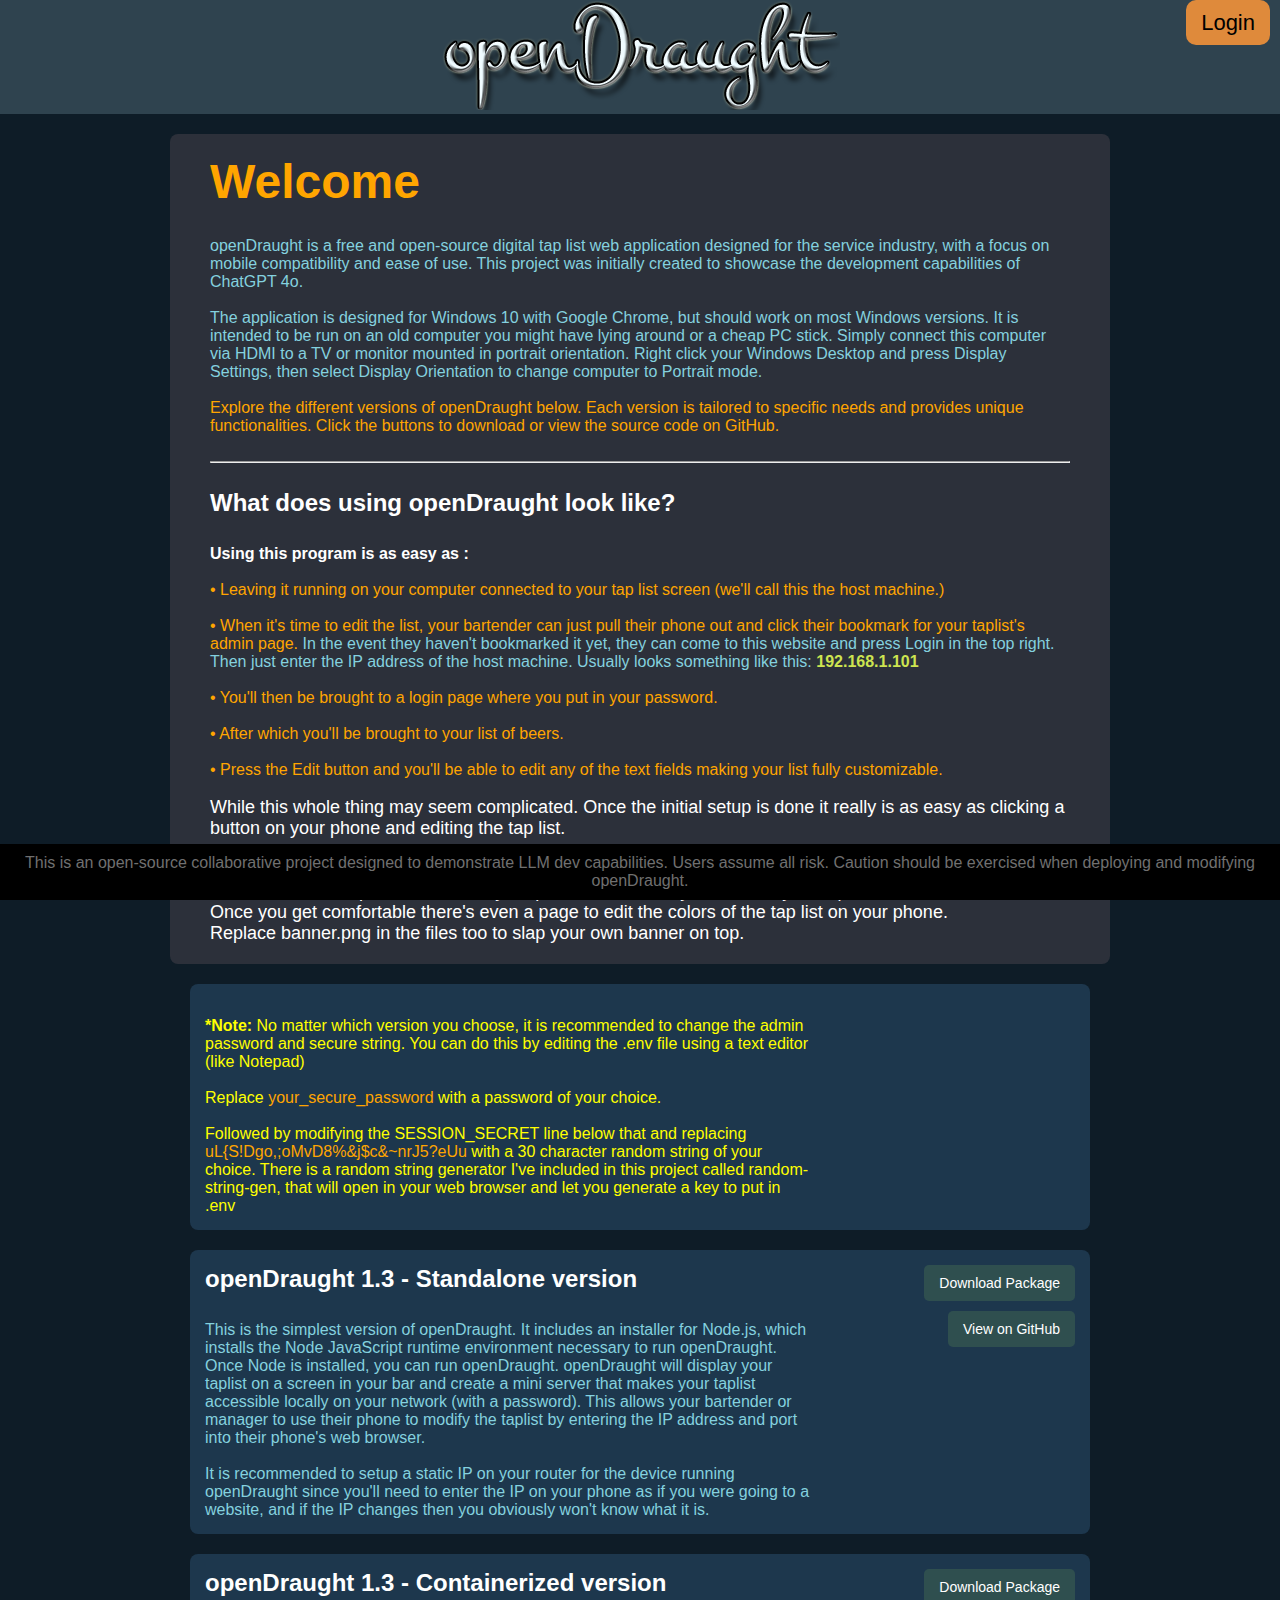
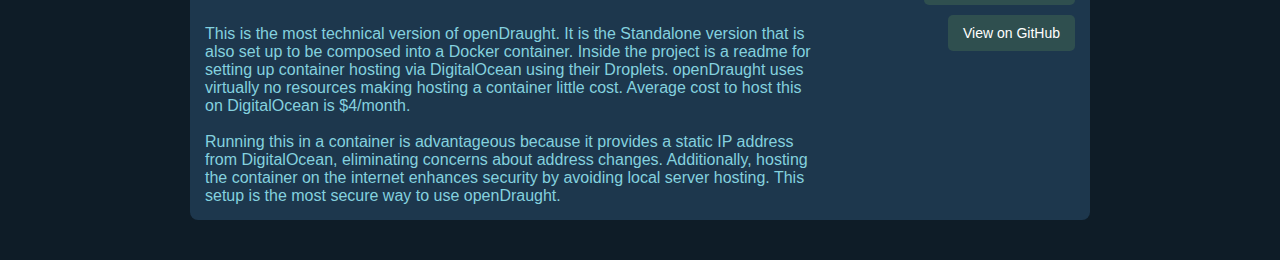
<file: index.html>
<!DOCTYPE html>
<html lang="en">
<head>
    <meta charset="UTF-8">
    <meta name="viewport" content="width=device-width, initial-scale=1.0">
    <title>openDraught</title>
    <link rel="stylesheet" href="styles.css">
</head>
<body>
    <header>
        <img src="openDraught.png">
    </header>
    
    <section class="top-right-button">
        <a href="frontend.html" class="btn2">Login</a>
    </section>
    <main>
        <section class="intro">
            <h1><font color="orange"><font size=9>Welcome</font></font></h1>
            <br>openDraught is a free and open-source digital tap list web application designed for the service industry, with a focus on mobile compatibility and ease of use. This project was initially created to showcase the development capabilities of ChatGPT 4o.
            <br>
            <br>The application is designed for Windows 10 with Google Chrome, but should work on most Windows versions. It is intended to be run on an old computer you might have lying around or a cheap PC stick. Simply connect this computer via HDMI to a TV or monitor mounted in portrait orientation. Right click your Windows Desktop and press Display Settings, then select Display Orientation to change computer to Portrait mode.
            <br>
            <br>
            <p><font color="orange">Explore the different versions of openDraught below. Each version is tailored to specific needs and provides unique functionalities. Click the buttons to download or view the source code on GitHub.</font>
            <br><br>
            <hr>
            <br><h2><font color="white">What does using openDraught look like?</h2>           
            <br><b>Using this program is as easy as : </b></font>
            <br><font color="orange">
            <br>• Leaving it running on your computer connected to your tap list screen (we'll call this the host machine.)
            <br>
            <br>• When it's time to edit the list, your bartender can just pull their phone out and click their bookmark for your taplist's admin page.</font> In the event they haven't bookmarked it yet, they can come to this website and press Login in the top right.
            <br>Then just enter the IP address of the host machine. Usually looks something like this: <b><font color="#cde450">192.168.1.101</b></font>
            <br><font color="orange">
            <br>• You'll then be brought to a login page where you put in your password.
            <br>
            <br>• After which you'll be brought to your list of beers.
            <br>
            <br>• Press the Edit button and you'll be able to edit any of the text fields making your list fully customizable.</font>
            <br>
            <br><font size="4" color="white">While this whole thing may seem complicated. Once the initial setup is done it really is as easy as clicking a button on your phone and editing the tap list.
            <br>
            <br>Grab your nearest IT friend, have them install openDraught using the readme in the project. Make a bookmark to the tap list address on your phone, and boom you can edit your tap list at the click of a button.
            <br>Once you get comfortable there's even a page to edit the colors of the tap list on your phone. 
            <br>Replace banner.png in the files too to slap your own banner on top.</font>
        </p>
        </section>
        <section class="main-section">
            <div class="content">
                <p><br><font color="yellow"><b>*Note:</b> No matter which version you choose, it is recommended to change the admin password and secure string. You can do this by editing the .env file using a text editor (like Notepad)
                    <br>
                    <br>Replace <font color="orange">your_secure_password</font> with a password of your choice.
                    <br>
                    <br>Followed by modifying the SESSION_SECRET line below that and replacing 
                    <br><font color="orange">uL{S!Dgo,;oMvD8%&j$c&~nrJ5?eUu</font> with a 30 character random string of your choice. There is a random string generator I've included in this project called random-string-gen, that will open in your web browser and let you generate a key to put in .env
            </p>
            </div>
        </section>
        <section class="main-section">
            <div class="content">
                <h2><font color="white">openDraught 1.3 - Standalone version</font></h2>
                <br>
                <p>This is the simplest version of openDraught. It includes an installer for Node.js, which installs the Node JavaScript runtime environment necessary to run openDraught. Once Node is installed, you can run openDraught. openDraught will display your taplist on a screen in your bar and create a mini server that makes your taplist accessible locally on your network (with a password). This allows your bartender or manager to use their phone to modify the taplist by entering the IP address and port into their phone's web browser.
                <br>
                <br>It is recommended to setup a static IP on your router for the device running openDraught since you'll need to enter the IP on your phone as if you were going to a website, and if the IP changes then you obviously won't know what it is.
            </p>
            </div>
            <div class="buttons">
                <a href="https://github.com/taplists/openDraught/blob/main/openDraught-1.3-standalone.zip?raw=true" class="btn">Download Package</a>
                <a href="https://github.com/taplists/openDraught/tree/main/openDraught-1.3-standalone" class="btn">View on GitHub</a>
            </div>
        </section>
<!--
        <section class="main-section">
            <div class="content">
                <h2><font color=white>openDraught 1.1 - Standalone with Google Reporting</font></h2>
                <br>
                <p>This has all the features of the Standalone version plus capability to automatically write the local IP address of the device running openDraught, directly to a Google Doc on your Google account. This uses Google Doc API.
                <br>
                <br>This version is for users that can not set a static IP on their network and need a remote way to see the address needed to modify the taplist via openDraught.
                <br>Documentation for this API setup can be found in a PDF in the project folder.
            </p>
            </div>
            <div class="buttons">
                <a href="https://github.com/taplists/openDraught/blob/main/openDraught-1.1-no-container-with-API.zip?raw=true" class="btn">Download Package</a>
                <a href="https://github.com/taplists/openDraught/tree/main/openDraught-1.1-no-container-with-API-with-ChatFlow" class="btn">View on GitHub</a>
            </div>
        </section>
-->                
        <section class="main-section">
            <div class="content">
                <h2><font color=white>openDraught 1.3 - Containerized version</font></h2>
                <br>
                <p>This is the most technical version of openDraught. It is the Standalone version that is also set up to be composed into a Docker container. Inside the project is a readme for setting up container hosting via DigitalOcean using their Droplets. openDraught uses virtually no resources making hosting a container little cost. Average cost to host this on DigitalOcean is $4/month.
                <br>
                <br>Running this in a container is advantageous because it provides a static IP address from DigitalOcean, eliminating concerns about address changes. Additionally, hosting the container on the internet enhances security by avoiding local server hosting. This setup is the most secure way to use openDraught.
             </p>
            </div>
            <div class="buttons">
                <a href="https://github.com/taplists/openDraught/blob/main/openDraught-1.3-containerized.zip?raw=true" class="btn">Download Package</a>
                <a href="https://github.com/taplists/openDraught/tree/main/openDraught-1.3-containerized" class="btn">View on GitHub</a>
            </div>
        </section>
    </main>
    <footer>
        <p>This is an open-source collaborative project designed to demonstrate LLM dev capabilities. Users assume all risk. Caution should be exercised when deploying and modifying openDraught.</p>
    </footer>
</body>
</html>
</file>
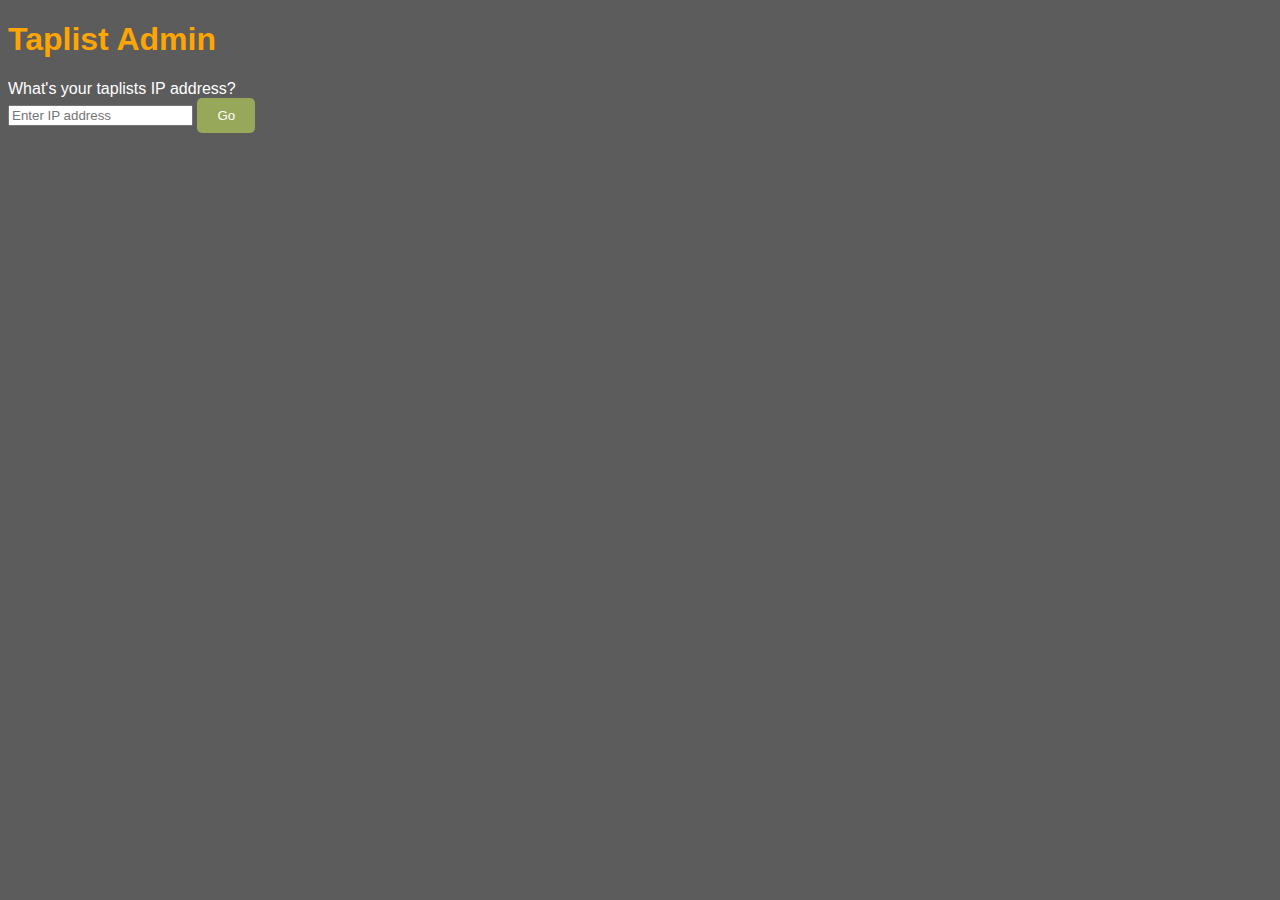
<file: frontend.html>
<!-- index.html -->
<!DOCTYPE html>
<html>
<head>
  <title>Taplist Admin</title>
  <style>
    /* add some basic styles */
    body {
      font-family: Arial, sans-serif;
      background-color: #5c5c5c; /* light gray background */
    }
    #ip-input-container {
      margin-top: 20px;
    }
    button[type="submit"] {
      background-color: #97a85a;
      color: white;
      padding: 10px 20px;
      border: none;
      border-radius: 5px;
      cursor: pointer;
    }
    button[type="submit"]:hover {
      background-color: #84a800;
    }
    h1 {
      color: #ffa500; /* orange text */
    }
  </style>
</head>
<body>
  <h1>Taplist Admin</h1>
  <div id="ip-input-container">
    <label for="ip-address"><font color="white">What's your taplists IP address?</font></label><br>
    <input type="text" id="ip-address" placeholder="Enter IP address" />
    <button type="submit" onclick="goToAdminPage()">Go</button>
  </div>

  <script>
    function goToAdminPage() {
      const ipAddress = document.getElementById('ip-address').value;
      if (ipAddress) {
        window.location.href = 'http://' + ipAddress + ':3000/admin.html';
      } else {
        alert('Please enter a valid IP address!');
      }
    }
  </script>
</body>
</html>
</file>
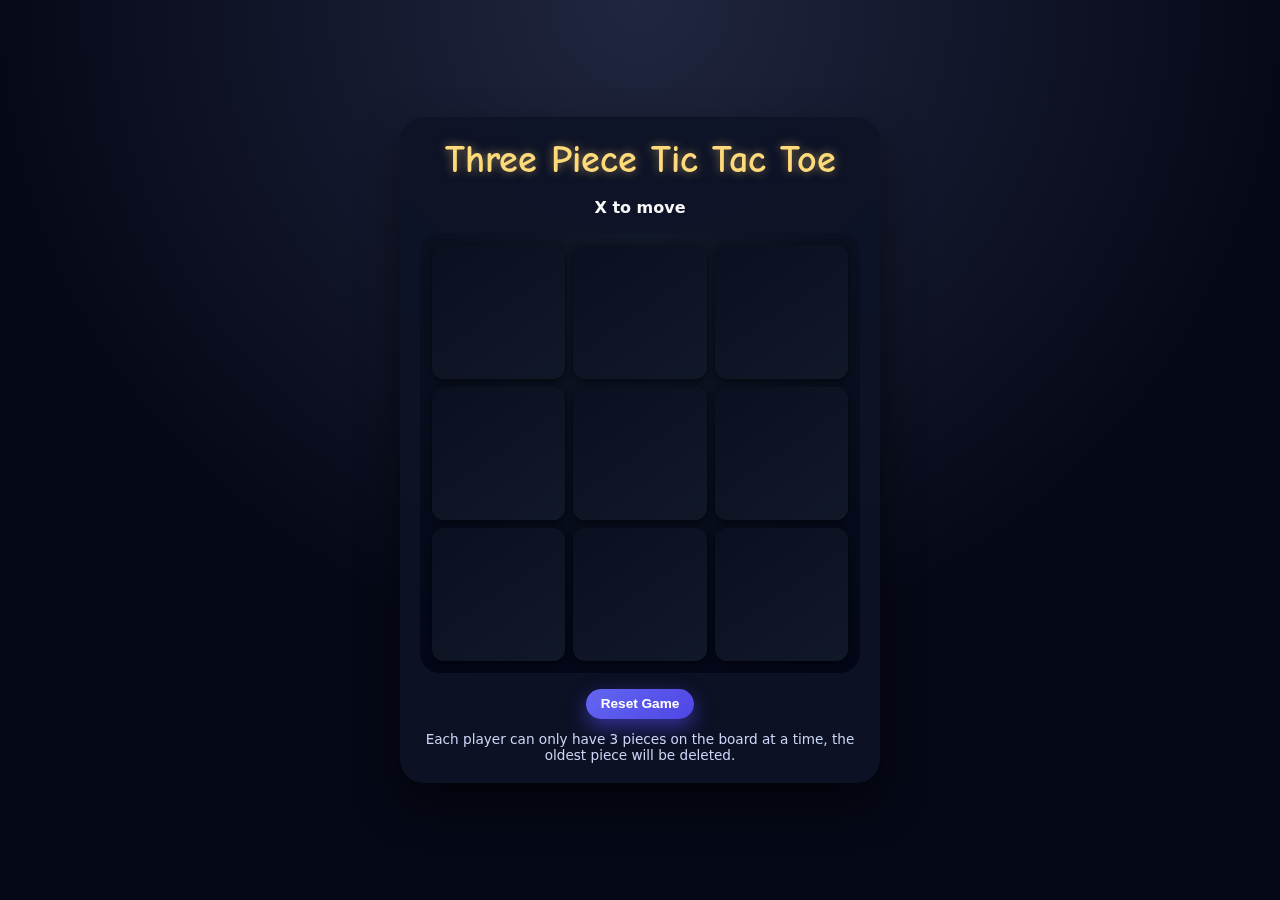
<file: local.html>
<!DOCTYPE html>
<html lang="en">
<head>
  <meta charset="UTF-8" />
  <title>Three-Piece Tic-Tac-Toe</title>
  <meta name="viewport" content="width=device-width, initial-scale=1" />

  <!-- Comic-style font -->
  <link href="https://fonts.googleapis.com/css2?family=Comic+Neue:wght@400;700&display=swap" rel="stylesheet">

  <style>
    * {
      box-sizing: border-box;
    }

    body {
      margin: 0;
      font-family: system-ui, sans-serif;
      background: radial-gradient(circle at top, #202640, #050816 60%);
      color: #f8f8f8;
      display: flex;
      justify-content: center;
      align-items: center;
      min-height: 100vh;
      padding: 1rem;
    }

    .game-shell {
      width: 100%;
      max-width: 480px;
      background: rgba(13, 19, 38, 0.9);
      border-radius: 1.5rem;
      padding: 1.25rem;
      box-shadow: 0 20px 40px rgba(0, 0, 0, 0.5);
      backdrop-filter: blur(10px);
    }

    .game-header {
      text-align: center;
      margin-bottom: 1rem;
    }

    .game-title {
      font-family: "Comic Neue", cursive;
      font-size: clamp(1.8rem, 5vw, 2.4rem);
      margin: 0 0 0.5rem;
      color: #ffda7b;
      text-shadow: 0 0 10px rgba(255, 218, 123, 0.5);
    }

    .status-main {
      text-align: center;
      margin-bottom: 1rem;
      font-weight: 600;
      font-size: 1rem;
    }

    .board-wrapper {
      padding: 0.75rem;
      border-radius: 1.25rem;
      background: radial-gradient(circle at top, #111827, #020617);
    }

    .board {
      display: grid;
      grid-template-columns: repeat(3, minmax(0, 1fr));
      gap: 0.5rem;
      width: 100%;
    }

    .cell {
      width: 100%;
      aspect-ratio: 1 / 1;
      border-radius: 0.75rem;
      background: linear-gradient(145deg, #0b1020, #111827);
      display: flex;
      align-items: center;
      justify-content: center;
      font-size: clamp(2.5rem, 14vw, 3.25rem);
      font-weight: 700;
      cursor: pointer;
      user-select: none;
      transition: box-shadow 0.12s ease-out, background 0.15s ease-out, filter 0.15s ease-out;
      box-shadow: 0 2px 6px rgba(0, 0, 0, 0.6);
    }

    .cell:hover {
      box-shadow: 0 6px 16px rgba(0, 0, 0, 0.7);
      filter: brightness(1.05);
    }

    .cell.x {
      color: #f97373;
      text-shadow: 0 0 16px rgba(248, 113, 113, 0.7);
    }

    .cell.o {
      color: #60a5fa;
      text-shadow: 0 0 16px rgba(96, 165, 250, 0.7);
    }

    /* Highlight for piece about to be removed */
    .cell.pending-removal {
      animation: pendingPulse 1s infinite alternate;
    }

    .cell.x.pending-removal {
      color: #ffb0b0;
      text-shadow: 0 0 18px rgba(255, 150, 150, 0.8);
    }

    .cell.o.pending-removal {
      color: #9bcaff;
      text-shadow: 0 0 18px rgba(150, 200, 255, 0.8);
    }

    @keyframes pendingPulse {
      from { filter: brightness(1); }
      to { filter: brightness(1.25); }
    }

    .cell.win {
      background: radial-gradient(circle at center, #16a34a 0, #0f172a 70%);
      box-shadow: 0 0 18px rgba(34, 197, 94, 0.9);
    }

    .controls {
      text-align: center;
      margin-top: 1rem;
      font-size: 0.85rem;
      color: #cbd5f5;
    }

    button {
      margin-bottom: 0.75rem;
      border: none;
      border-radius: 999px;
      padding: 0.45rem 0.95rem;
      font-size: 0.85rem;
      cursor: pointer;
      font-weight: 600;
      background: linear-gradient(135deg, #6366f1, #4f46e5);
      color: white;
      box-shadow: 0 8px 20px rgba(79, 70, 229, 0.6);
      transition: transform 0.12s ease-out, box-shadow 0.12s ease-out, filter 0.12s ease-out;
    }

    button:hover {
      transform: translateY(-1px);
      box-shadow: 0 10px 24px rgba(79, 70, 229, 0.8);
      filter: brightness(1.05);
    }

    button:active {
      transform: translateY(1px);
      box-shadow: 0 5px 12px rgba(79, 70, 229, 0.7);
      filter: brightness(0.98);
    }
  </style>
</head>

<body>
  <div class="game-shell">
    <div class="game-header">
      <h1 class="game-title">Three Piece Tic Tac Toe</h1>
    </div>

    <div class="status-main" id="statusText">X to move</div>

    <div class="board-wrapper">
      <div class="board" id="board">
        <div class="cell" data-index="0"></div>
        <div class="cell" data-index="1"></div>
        <div class="cell" data-index="2"></div>
        <div class="cell" data-index="3"></div>
        <div class="cell" data-index="4"></div>
        <div class="cell" data-index="5"></div>
        <div class="cell" data-index="6"></div>
        <div class="cell" data-index="7"></div>
        <div class="cell" data-index="8"></div>
      </div>
    </div>

    <div class="controls">
      <button id="resetBtn">Reset Game</button>
      <div>Each player can only have 3 pieces on the board at a time, the oldest piece will be deleted.</div>
    </div>
  </div>

  <script>
    const boardEl = document.getElementById("board");
    const statusText = document.getElementById("statusText");
    const resetBtn = document.getElementById("resetBtn");

    const cells = Array.from(boardEl.querySelectorAll(".cell"));

    const winningLines = [
      [0, 1, 2],
      [3, 4, 5],
      [6, 7, 8],
      [0, 3, 6],
      [1, 4, 7],
      [2, 5, 8],
      [0, 4, 8],
      [2, 4, 6]
    ];

    let boardState;
    let currentPlayer;
    let gameOver;
    let playerMoves;
    let pendingRemoval;

    function initGame() {
      boardState = Array(9).fill(null);
      currentPlayer = "X";
      gameOver = false;
      playerMoves = { X: [], O: [] };
      pendingRemoval = { X: null, O: null };

      cells.forEach(cell => {
        cell.textContent = "";
        cell.className = "cell";
      });

      statusText.textContent = "X to move";
      prepareTurn(currentPlayer);
    }

    function prepareTurn(player) {
      cells.forEach(c => c.classList.remove("pending-removal"));

      if (playerMoves[player].length === 3) {
        const idx = playerMoves[player][0];
        pendingRemoval[player] = idx;
        cells[idx].classList.add("pending-removal");
        statusText.textContent = `${player} to move`;
      } else {
        pendingRemoval[player] = null;
        statusText.textContent = `${player} to move`;
      }
    }

    function handleCellClick(e) {
      if (gameOver) return;

      const cell = e.currentTarget;
      const idx = Number(cell.dataset.index);

      if (boardState[idx] !== null) return;

      const player = currentPlayer;

      if (pendingRemoval[player] !== null) {
        const rIdx = pendingRemoval[player];
        boardState[rIdx] = null;
        cells[rIdx].textContent = "";
        cells[rIdx].className = "cell";
        playerMoves[player].shift();
        pendingRemoval[player] = null;
      }

      boardState[idx] = player;
      cell.textContent = player;
      cell.classList.add(player.toLowerCase());
      playerMoves[player].push(idx);

      const winLine = winningLines.find(line =>
        line.every(index => boardState[index] === player)
      );

      if (winLine) {
        gameOver = true;
        statusText.textContent = `${player} wins`;
        winLine.forEach(i => cells[i].classList.add("win"));
        return;
      }

      currentPlayer = player === "X" ? "O" : "X";
      prepareTurn(currentPlayer);
    }

    cells.forEach(cell => cell.addEventListener("click", handleCellClick));
    resetBtn.addEventListener("click", initGame);

    initGame();
  </script>
</body>
</html>
</file>
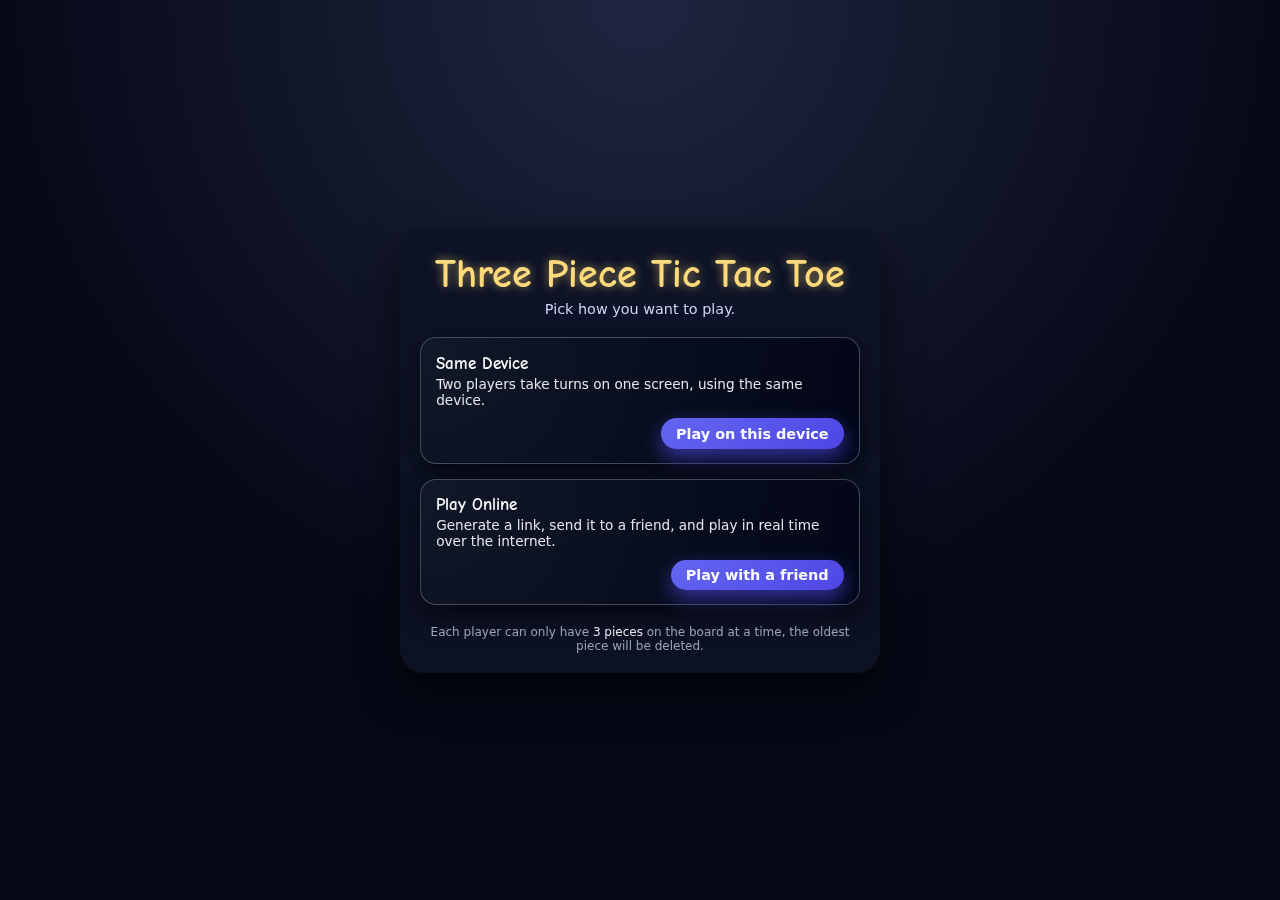
<file: tictactoe.html>
<!DOCTYPE html>
<html lang="en">
<head>
  <meta charset="UTF-8" />
  <title>Three Piece Tic Tac Toe - Select Mode</title>
  <meta name="viewport" content="width=device-width, initial-scale=1" />

  <!-- Comic-style font -->
  <link href="https://fonts.googleapis.com/css2?family=Comic+Neue:wght@400;700&display=swap" rel="stylesheet">

  <style>
    * {
      box-sizing: border-box;
    }

    body {
      margin: 0;
      min-height: 100vh;
      display: flex;
      align-items: center;
      justify-content: center;
      padding: 1rem;
      font-family: system-ui, sans-serif;
      background: radial-gradient(circle at top, #202640, #050816 60%);
      color: #f9fafb;
    }

    .shell {
      width: 100%;
      max-width: 480px;
      background: rgba(13, 19, 38, 0.9);
      border-radius: 1.5rem;
      padding: 1.5rem 1.25rem 1.25rem;
      box-shadow: 0 20px 40px rgba(0, 0, 0, 0.6);
      backdrop-filter: blur(10px);
    }

    .title {
      font-family: "Comic Neue", cursive;
      text-align: center;
      font-size: clamp(1.9rem, 5vw, 2.5rem);
      margin: 0 0 0.25rem;
      color: #ffda7b;
      text-shadow: 0 0 10px rgba(255, 218, 123, 0.6);
    }

    .subtitle {
      text-align: center;
      margin: 0 0 1.25rem;
      font-size: 0.9rem;
      color: #cbd5f5;
    }

    .modes {
      display: flex;
      flex-direction: column;
      gap: 0.9rem;
    }

    .card {
      border-radius: 1rem;
      padding: 0.9rem 0.95rem;
      background: radial-gradient(circle at top left, #111827, #020617);
      border: 1px solid rgba(148, 163, 184, 0.4);
      box-shadow: 0 10px 24px rgba(0, 0, 0, 0.6);
    }

    .card-title {
      font-weight: 700;
      font-size: 1.05rem;
      margin-bottom: 0.2rem;
    }

    .card-title span {
      font-family: "Comic Neue", cursive;
    }

    .card-desc {
      font-size: 0.85rem;
      color: #e5e7eb;
      margin-bottom: 0.65rem;
    }

    .mode-meta {
      font-size: 0.75rem;
      color: #9ca3af;
      margin-bottom: 0.5rem;
    }

    .mode-meta strong {
      color: #e5e7eb;
    }

    .btn-row {
      display: flex;
      justify-content: flex-end;
    }

    .btn {
      display: inline-flex;
      align-items: center;
      justify-content: center;
      padding: 0.45rem 0.95rem;
      border-radius: 999px;
      border: none;
      cursor: pointer;
      font-weight: 600;
      font-size: 0.9rem;
      text-decoration: none;
      color: #f9fafb;
      background: linear-gradient(135deg, #6366f1, #4f46e5);
      box-shadow: 0 8px 20px rgba(79, 70, 229, 0.65);
      transition: transform 0.12s ease-out, box-shadow 0.12s ease-out, filter 0.12s ease-out;
      white-space: nowrap;
    }

    .btn:hover {
      transform: translateY(-1px);
      box-shadow: 0 10px 26px rgba(79, 70, 229, 0.8);
      filter: brightness(1.05);
    }

    .btn:active {
      transform: translateY(1px);
      box-shadow: 0 6px 16px rgba(79, 70, 229, 0.7);
      filter: brightness(0.98);
    }

    .footer-note {
      margin-top: 1.2rem;
      text-align: center;
      font-size: 0.75rem;
      color: #9ca3af;
    }

    .footer-note span {
      color: #e5e7eb;
    }

    @media (max-width: 480px) {
      .shell {
        padding: 1.25rem 1rem 1rem;
        border-radius: 1.25rem;
      }
    }
  </style>
</head>
<body>
  <div class="shell">
    <h1 class="title">Three Piece Tic Tac Toe</h1>
    <p class="subtitle">Pick how you want to play.</p>

    <div class="modes">
      <!-- Local mode -->
      <div class="card">
        <div class="card-title"><span>Same Device</span></div>
        <div class="card-desc">
          Two players take turns on one screen, using the same device.
        </div>
        <div class="btn-row">
          <!-- Change local.html if your filename is different -->
          <a href="local.html" class="btn">Play on this device</a>
        </div>
      </div>

      <!-- Online mode -->
      <div class="card">
        <div class="card-title"><span>Play Online</span></div>
        <div class="card-desc">
          Generate a link, send it to a friend, and play in real time over the internet.
        </div>
        <div class="btn-row">
          <!-- Change online.html if your filename is different -->
          <a href="http://134.199.136.38:4444/online.html" class="btn">Play with a friend</a>
        </div>
      </div>
    </div>

    <div class="footer-note">
      Each player can only have <span>3 pieces</span> on the board at a time,
      the oldest piece will be deleted.
    </div>
  </div>
</body>
</html>
</file>
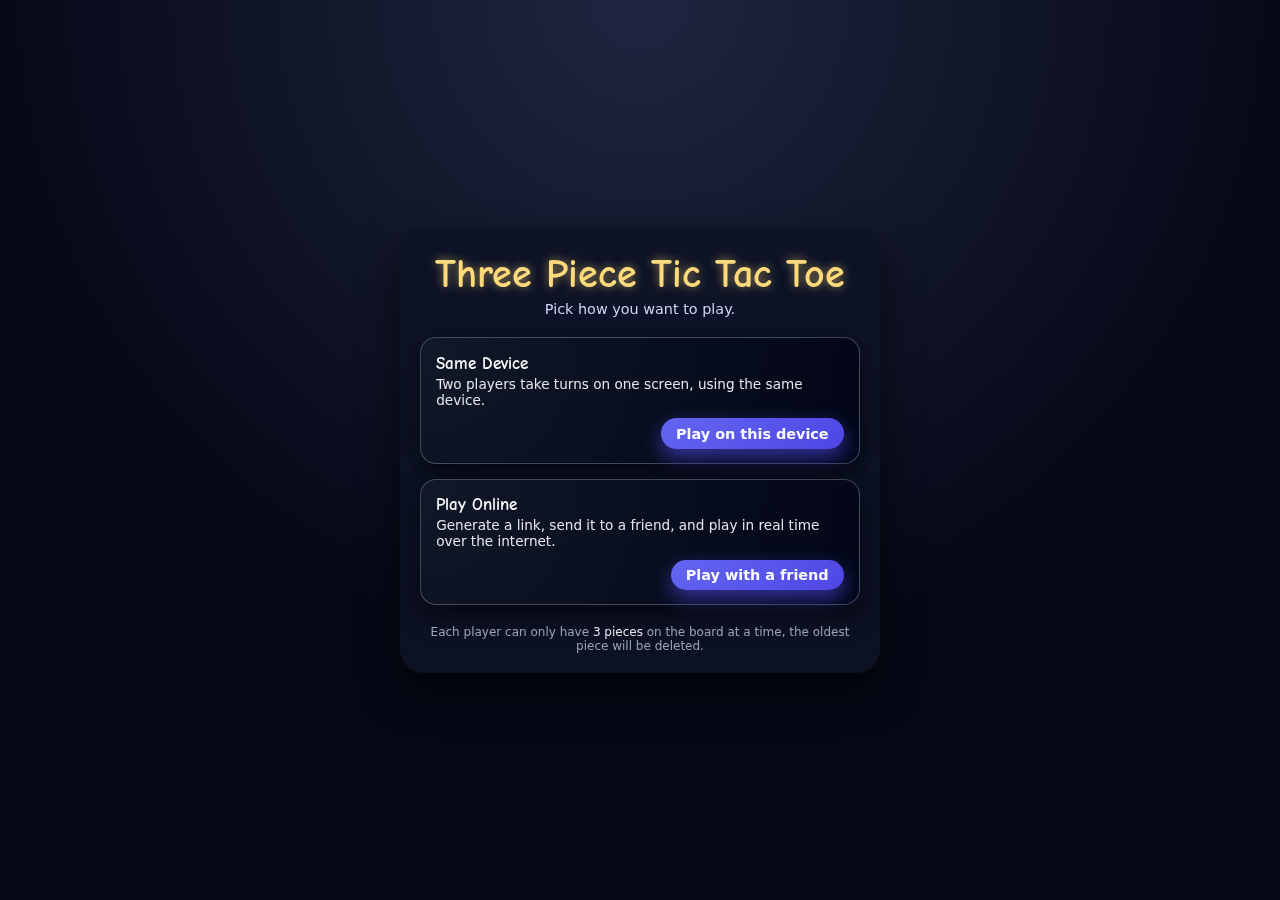
<file: tictactoe.html.html>
<!DOCTYPE html>
<html lang="en">
<head>
  <meta charset="UTF-8" />
  <title>Three Piece Tic Tac Toe - Select Mode</title>
  <meta name="viewport" content="width=device-width, initial-scale=1" />

  <!-- Comic-style font -->
  <link href="https://fonts.googleapis.com/css2?family=Comic+Neue:wght@400;700&display=swap" rel="stylesheet">

  <style>
    * {
      box-sizing: border-box;
    }

    body {
      margin: 0;
      min-height: 100vh;
      display: flex;
      align-items: center;
      justify-content: center;
      padding: 1rem;
      font-family: system-ui, sans-serif;
      background: radial-gradient(circle at top, #202640, #050816 60%);
      color: #f9fafb;
    }

    .shell {
      width: 100%;
      max-width: 480px;
      background: rgba(13, 19, 38, 0.9);
      border-radius: 1.5rem;
      padding: 1.5rem 1.25rem 1.25rem;
      box-shadow: 0 20px 40px rgba(0, 0, 0, 0.6);
      backdrop-filter: blur(10px);
    }

    .title {
      font-family: "Comic Neue", cursive;
      text-align: center;
      font-size: clamp(1.9rem, 5vw, 2.5rem);
      margin: 0 0 0.25rem;
      color: #ffda7b;
      text-shadow: 0 0 10px rgba(255, 218, 123, 0.6);
    }

    .subtitle {
      text-align: center;
      margin: 0 0 1.25rem;
      font-size: 0.9rem;
      color: #cbd5f5;
    }

    .modes {
      display: flex;
      flex-direction: column;
      gap: 0.9rem;
    }

    .card {
      border-radius: 1rem;
      padding: 0.9rem 0.95rem;
      background: radial-gradient(circle at top left, #111827, #020617);
      border: 1px solid rgba(148, 163, 184, 0.4);
      box-shadow: 0 10px 24px rgba(0, 0, 0, 0.6);
    }

    .card-title {
      font-weight: 700;
      font-size: 1.05rem;
      margin-bottom: 0.2rem;
    }

    .card-title span {
      font-family: "Comic Neue", cursive;
    }

    .card-desc {
      font-size: 0.85rem;
      color: #e5e7eb;
      margin-bottom: 0.65rem;
    }

    .mode-meta {
      font-size: 0.75rem;
      color: #9ca3af;
      margin-bottom: 0.5rem;
    }

    .mode-meta strong {
      color: #e5e7eb;
    }

    .btn-row {
      display: flex;
      justify-content: flex-end;
    }

    .btn {
      display: inline-flex;
      align-items: center;
      justify-content: center;
      padding: 0.45rem 0.95rem;
      border-radius: 999px;
      border: none;
      cursor: pointer;
      font-weight: 600;
      font-size: 0.9rem;
      text-decoration: none;
      color: #f9fafb;
      background: linear-gradient(135deg, #6366f1, #4f46e5);
      box-shadow: 0 8px 20px rgba(79, 70, 229, 0.65);
      transition: transform 0.12s ease-out, box-shadow 0.12s ease-out, filter 0.12s ease-out;
      white-space: nowrap;
    }

    .btn:hover {
      transform: translateY(-1px);
      box-shadow: 0 10px 26px rgba(79, 70, 229, 0.8);
      filter: brightness(1.05);
    }

    .btn:active {
      transform: translateY(1px);
      box-shadow: 0 6px 16px rgba(79, 70, 229, 0.7);
      filter: brightness(0.98);
    }

    .footer-note {
      margin-top: 1.2rem;
      text-align: center;
      font-size: 0.75rem;
      color: #9ca3af;
    }

    .footer-note span {
      color: #e5e7eb;
    }

    @media (max-width: 480px) {
      .shell {
        padding: 1.25rem 1rem 1rem;
        border-radius: 1.25rem;
      }
    }
  </style>
</head>
<body>
  <div class="shell">
    <h1 class="title">Three Piece Tic Tac Toe</h1>
    <p class="subtitle">Pick how you want to play.</p>

    <div class="modes">
      <!-- Local mode -->
      <div class="card">
        <div class="card-title"><span>Same Device</span></div>
        <div class="card-desc">
          Two players take turns on one screen, using the same device.
        </div>
        <div class="btn-row">
          <!-- Change local.html if your filename is different -->
          <a href="local.html" class="btn">Play on this device</a>
        </div>
      </div>

      <!-- Online mode -->
      <div class="card">
        <div class="card-title"><span>Play Online</span></div>
        <div class="card-desc">
          Generate a link, send it to a friend, and play in real time over the internet.
        </div>
        <div class="btn-row">
          <!-- Change online.html if your filename is different -->
          <a href="134.199.136.38:4444/online.html" class="btn">Play with a friend</a>
        </div>
      </div>
    </div>

    <div class="footer-note">
      Each player can only have <span>3 pieces</span> on the board at a time,
      the oldest piece will be deleted.
    </div>
  </div>
</body>
</html>
</file>
<file: styles.css>
body {
    font-family: Arial, sans-serif;
    background-color: #0e1c27; /* Light slate gray */
    margin: 0;
    padding: 0;
    color: #333;
}

header {
    background-color: #2f434f; /* Dark slate gray */
    color: #fff;
    padding: 0px 0;
    text-align: center;
}

main {
    padding: 20px;
    max-width: 900px;
    margin: 0 auto;
}

.intro {
    background-color: #2c303a; /* Cadet blue */
    color: #84d1df;
    padding: 20px;
    margin-bottom: 20px;
    border-radius: 8px;
    width: calc(100% + 40px);
    margin-left: -20px;
    margin-right: -20px;
    padding-left: 40px;
    padding-right: 40px;
    box-sizing: border-box;
}

.main-section {
    background-color: #1d374d; /* Steel blue */
    color: #84d1df;
    padding: 15px;
    margin-bottom: 20px;
    border-radius: 8px;
    display: flex;
    justify-content: space-between;
    align-items: flex-start;
}

.content {
    max-width: 70%;
}

h1, h2 {
    margin: 0;
    padding-bottom: 10px;
}

footer {
    background-color: #000000; /* Dark slate gray */
    color: #707070;
    text-align: center;
    padding: 10px 0;
    position: fixed;
    width: 100%;
    bottom: 0;
}

p {
    margin: 0;
}

.buttons {
    display: flex;
    flex-direction: column;
    gap: 10px;
    align-items: flex-end;
}

.btn {
    background-color: #2f4f4f; /* Dark slate gray */
    color: #fff;
    padding: 10px 15px;
    text-decoration: none;
    border-radius: 5px;
    text-align: center;
    font-size: 14px;
}

.btn:hover {
    background-color: #1c3333; /* Darker shade */
}

.btn2 {
    background-color: #df8a3b; 
    color: #000;
    padding: 10px 15px;
    text-decoration: none;
    border-radius: 10px;
    text-align: center;
    font-size: 22px;
}

.btn2:hover {
    background-color: #aa6a2d; /* Darker shade */
}

.top-right-button {
    position: absolute;
    top: 0;
    right: 0;
    margin: 10px;
}
</file>
